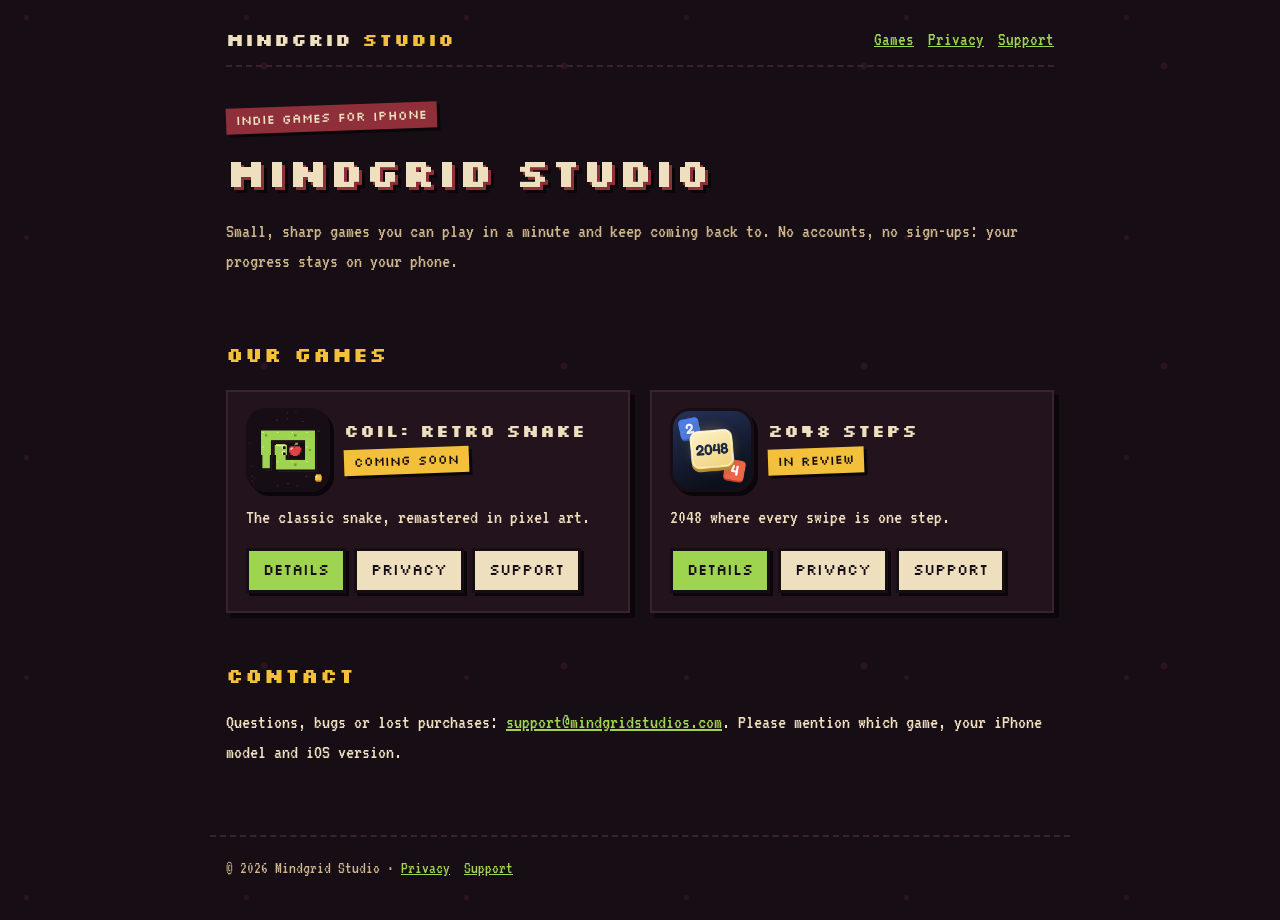
<file: index.html>
<!doctype html>
<html lang="en"><head><meta charset="utf-8"><meta name="viewport" content="width=device-width,initial-scale=1">
<title>Mindgrid Studio</title>
<meta name="description" content="Mindgrid Studio makes small retro games for iPhone: Coil: Retro Snake and 2048 Steps. Privacy policies, support and pricing for every game.">
<link rel="icon" href="/img/coil.png">
<link rel="preconnect" href="https://fonts.googleapis.com"><link href="https://fonts.googleapis.com/css2?family=Silkscreen:wght@400;700&family=VT323&display=swap" rel="stylesheet">
<link rel="stylesheet" href="/style.css"></head>
<body><main>
<header class="top"><a class="logo" href="/">MINDGRID <b>STUDIO</b></a>
<nav><a href="/#games">Games</a><a href="/privacy.html">Privacy</a><a href="/support.html">Support</a></nav></header>

<section class="hero">
<span class="tag">INDIE GAMES FOR IPHONE</span>
<h1>MINDGRID STUDIO</h1>
<p class="muted">Small, sharp games you can play in a minute and keep coming back to. No accounts, no sign-ups: your progress stays on your phone.</p>
</section>

<h2 id="games">OUR GAMES</h2>
<div class="grid">
<div class="card game">
<div class="head"><img src="/img/coil.png" alt="Coil app icon"><div><h3>COIL: RETRO SNAKE</h3><span class="tag gold">COMING SOON</span></div></div>
<p>The classic snake, remastered in pixel art.</p>
<div><a class="btn" href="/coil/">Details</a><a class="btn alt" href="/coil/privacy.html">Privacy</a><a class="btn alt" href="/coil/support.html">Support</a></div>
</div>
<div class="card game">
<div class="head"><img src="/img/2048.png" alt="2048 Steps app icon"><div><h3>2048 STEPS</h3><span class="tag gold">IN REVIEW</span></div></div>
<p>2048 where every swipe is one step.</p>
<div><a class="btn" href="/2048/">Details</a><a class="btn alt" href="/2048/privacy.html">Privacy</a><a class="btn alt" href="/2048/support.html">Support</a></div>
</div>
</div>

<h2>CONTACT</h2>
<p>Questions, bugs or lost purchases: <a href="mailto:support@mindgridstudios.com">support@mindgridstudios.com</a>. Please mention which game, your iPhone model and iOS version.</p>
</main>
<footer>© 2026 Mindgrid Studio · <a href="/privacy.html">Privacy</a><a href="/support.html">Support</a></footer>
</body></html>
</file>
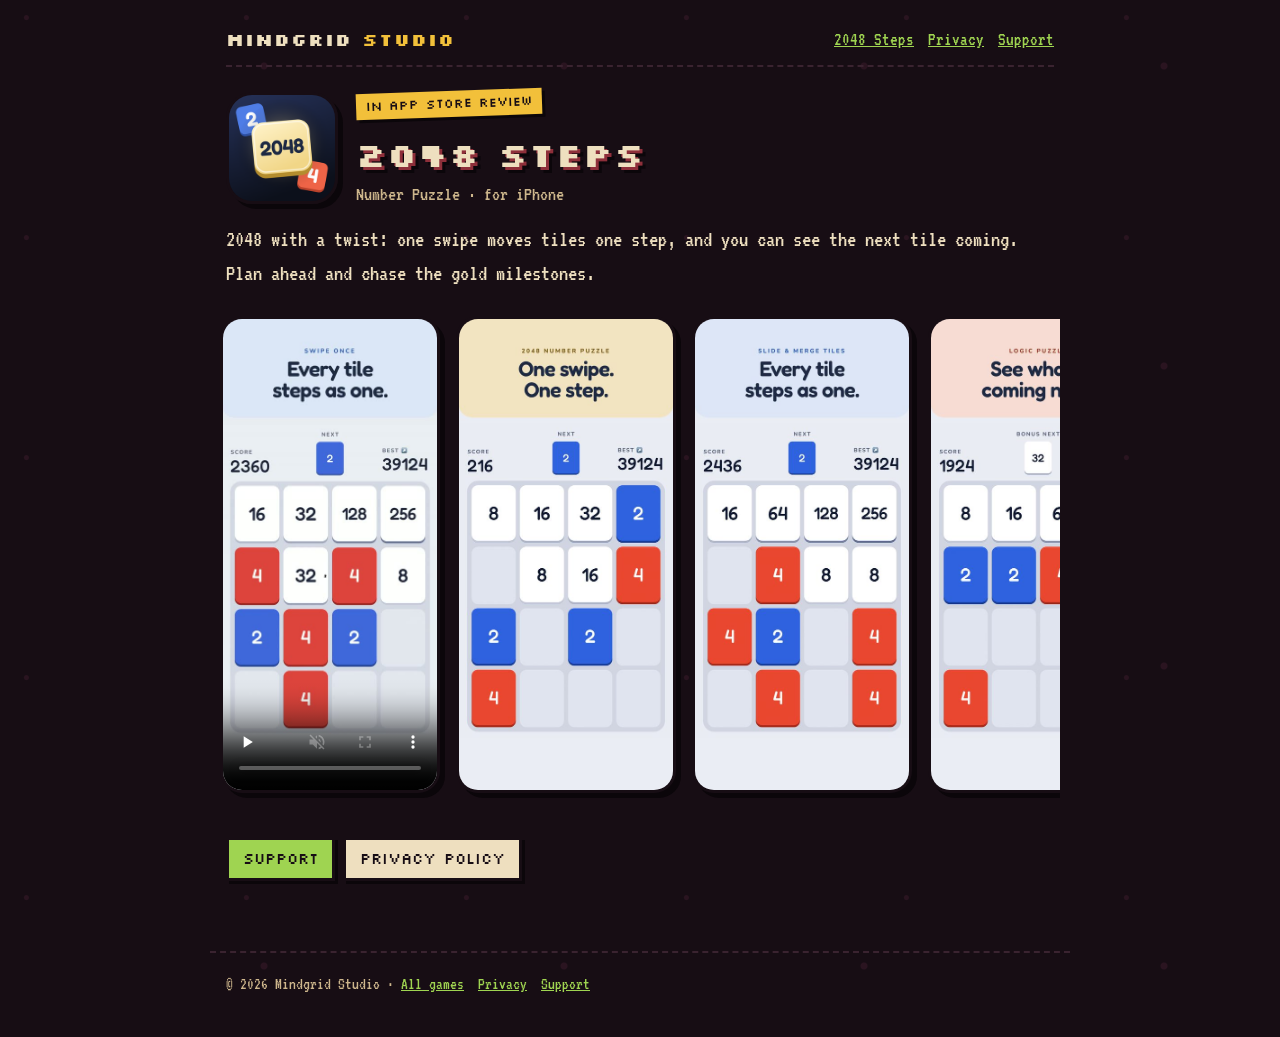
<file: 2048/index.html>
<!doctype html>
<html lang="en"><head><meta charset="utf-8"><meta name="viewport" content="width=device-width,initial-scale=1">
<title>2048 Steps: Number Puzzle</title>
<link rel="icon" href="/img/2048.png">
<link rel="preconnect" href="https://fonts.googleapis.com"><link href="https://fonts.googleapis.com/css2?family=Silkscreen:wght@400;700&family=VT323&display=swap" rel="stylesheet">
<link rel="stylesheet" href="/style.css"></head>
<body><main>
<header class="top"><a class="logo" href="/">MINDGRID <b>STUDIO</b></a>
<nav><a href="/2048/">2048 Steps</a><a href="/2048/privacy.html">Privacy</a><a href="/2048/support.html">Support</a></nav></header>

<div class="gamehead"><img class="appicon" src="/img/2048.png" alt="2048 Steps app icon"><div><span class="tag gold">IN APP STORE REVIEW</span><h1>2048 STEPS</h1><p class="muted" style="margin:0">Number Puzzle · for iPhone</p></div></div>
<p class="lead">2048 with a twist: one swipe moves tiles one step, and you can see the next tile coming. Plan ahead and chase the gold milestones.</p>

<div class="media" aria-label="Preview video and screenshots">
<video src="/media/2048/preview.mp4" poster="/media/2048/poster.jpg" controls playsinline muted preload="none" aria-label="2048 Steps preview video"></video><img src="/media/2048/shot1.jpg" alt="2048 Steps screenshot 1" loading="lazy"><img src="/media/2048/shot2.jpg" alt="2048 Steps screenshot 2" loading="lazy"><img src="/media/2048/shot3.jpg" alt="2048 Steps screenshot 3" loading="lazy"><img src="/media/2048/shot4.jpg" alt="2048 Steps screenshot 4" loading="lazy"><img src="/media/2048/shot5.jpg" alt="2048 Steps screenshot 5" loading="lazy">
</div>


<p><a class="btn" href="/2048/support.html">Support</a><a class="btn alt" href="/2048/privacy.html">Privacy policy</a></p>
</main>
<footer>© 2026 Mindgrid Studio · <a href="/">All games</a><a href="/privacy.html">Privacy</a><a href="/support.html">Support</a></footer>
</body></html>
</file>
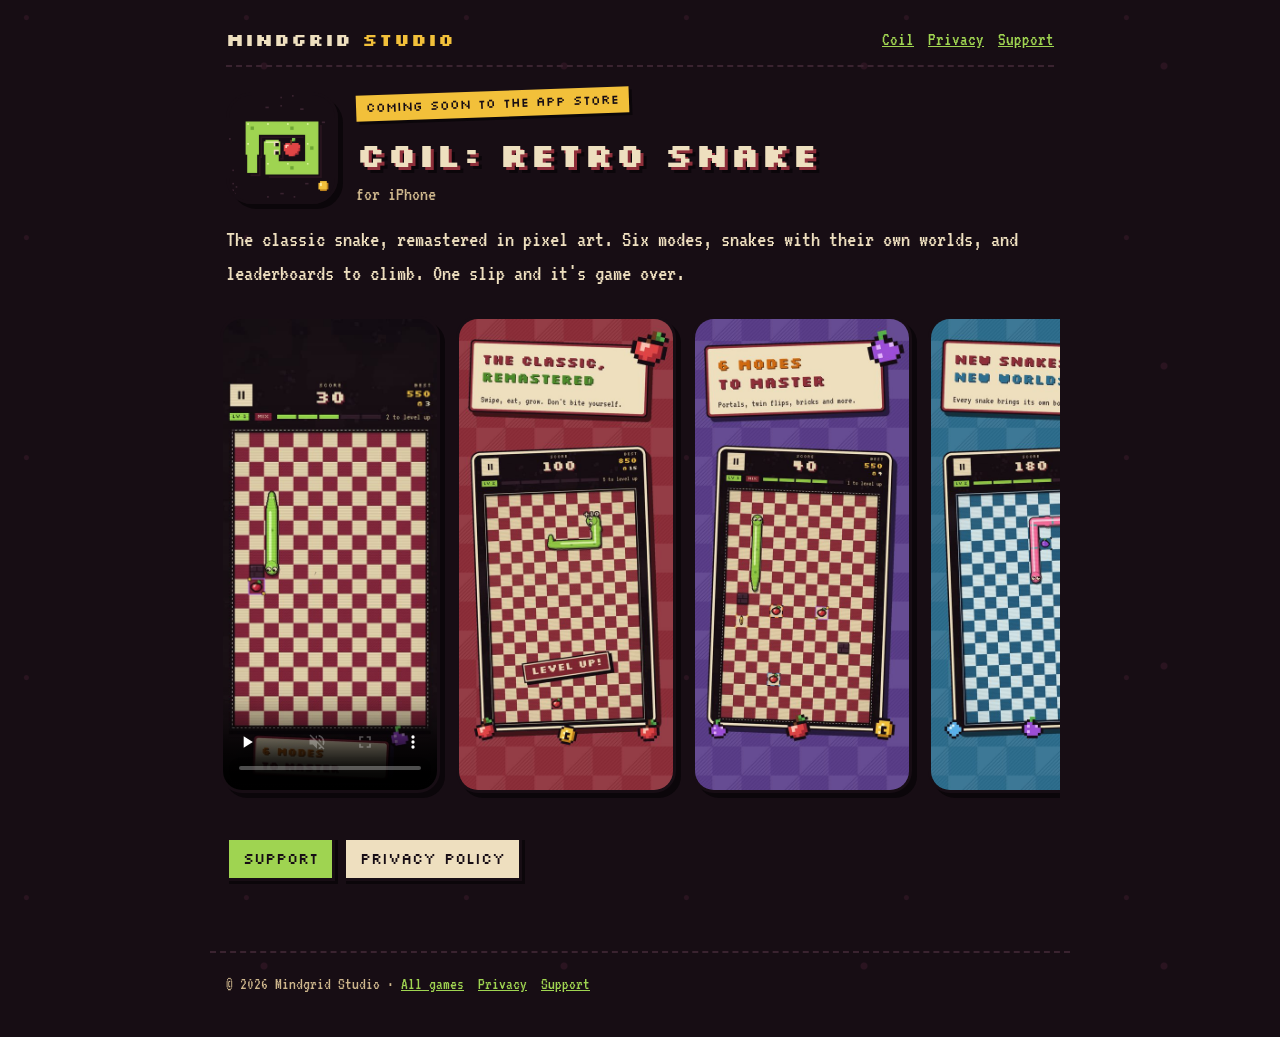
<file: coil/index.html>
<!doctype html>
<html lang="en"><head><meta charset="utf-8"><meta name="viewport" content="width=device-width,initial-scale=1">
<title>Coil: Retro Snake</title>
<link rel="icon" href="/img/coil.png">
<link rel="preconnect" href="https://fonts.googleapis.com"><link href="https://fonts.googleapis.com/css2?family=Silkscreen:wght@400;700&family=VT323&display=swap" rel="stylesheet">
<link rel="stylesheet" href="/style.css"></head>
<body><main>
<header class="top"><a class="logo" href="/">MINDGRID <b>STUDIO</b></a>
<nav><a href="/coil/">Coil</a><a href="/coil/privacy.html">Privacy</a><a href="/coil/support.html">Support</a></nav></header>

<div class="gamehead"><img class="appicon" src="/img/coil.png" alt="Coil: Retro Snake app icon"><div><span class="tag gold">COMING SOON TO THE APP STORE</span><h1>COIL: RETRO SNAKE</h1><p class="muted" style="margin:0">for iPhone</p></div></div>
<p class="lead">The classic snake, remastered in pixel art. Six modes, snakes with their own worlds, and leaderboards to climb. One slip and it's game over.</p>

<div class="media" aria-label="Preview video and screenshots">
<video src="/media/coil/preview.mp4" poster="/media/coil/poster.jpg" controls playsinline muted preload="none" aria-label="Coil: Retro Snake preview video"></video><img src="/media/coil/shot1.jpg" alt="Coil screenshot 1" loading="lazy"><img src="/media/coil/shot2.jpg" alt="Coil screenshot 2" loading="lazy"><img src="/media/coil/shot3.jpg" alt="Coil screenshot 3" loading="lazy"><img src="/media/coil/shot4.jpg" alt="Coil screenshot 4" loading="lazy"><img src="/media/coil/shot5.jpg" alt="Coil screenshot 5" loading="lazy"><img src="/media/coil/shot6.jpg" alt="Coil screenshot 6" loading="lazy"><img src="/media/coil/shot7.jpg" alt="Coil screenshot 7" loading="lazy"><img src="/media/coil/shot8.jpg" alt="Coil screenshot 8" loading="lazy">
</div>


<p><a class="btn" href="/coil/support.html">Support</a><a class="btn alt" href="/coil/privacy.html">Privacy policy</a></p>
</main>
<footer>© 2026 Mindgrid Studio · <a href="/">All games</a><a href="/privacy.html">Privacy</a><a href="/support.html">Support</a></footer>
</body></html>
</file>
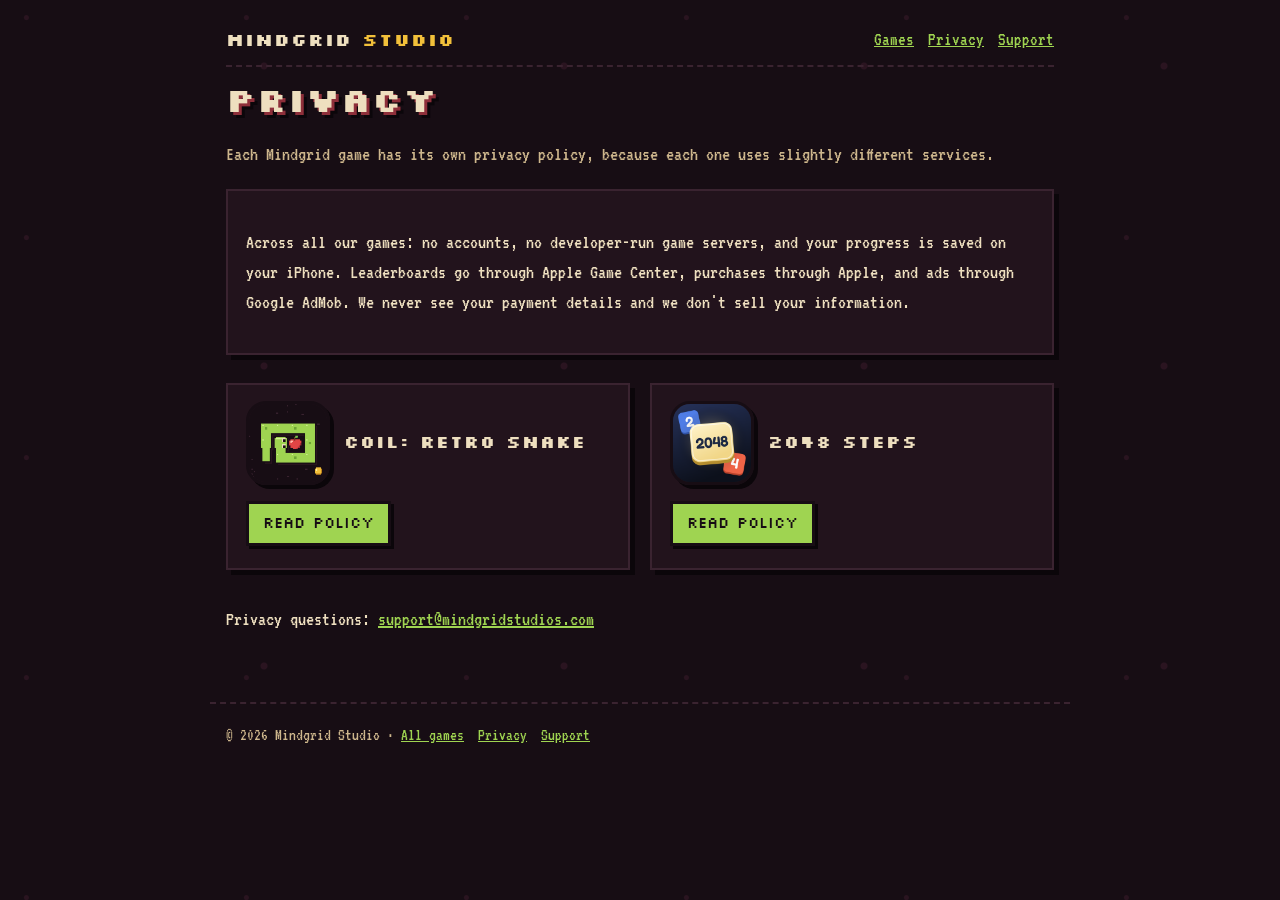
<file: privacy.html>
<!doctype html>
<html lang="en"><head><meta charset="utf-8"><meta name="viewport" content="width=device-width,initial-scale=1">
<title>Privacy · Mindgrid Studio</title>
<link rel="icon" href="/img/coil.png">
<link rel="preconnect" href="https://fonts.googleapis.com"><link href="https://fonts.googleapis.com/css2?family=Silkscreen:wght@400;700&family=VT323&display=swap" rel="stylesheet">
<link rel="stylesheet" href="/style.css"></head>
<body><main>
<header class="top"><a class="logo" href="/">MINDGRID <b>STUDIO</b></a>
<nav><a href="/#games">Games</a><a href="/privacy.html">Privacy</a><a href="/support.html">Support</a></nav></header>

<h1>PRIVACY</h1>
<p class="muted">Each Mindgrid game has its own privacy policy, because each one uses slightly different services.</p>
<div class="card">
<p>Across all our games: no accounts, no developer-run game servers, and your progress is saved on your iPhone. Leaderboards go through Apple Game Center, purchases through Apple, and ads through Google AdMob. We never see your payment details and we don't sell your information.</p>
</div>
<div class="grid">
<div class="card game"><div class="head"><img src="/img/coil.png" alt="Coil app icon"><div><h3>COIL: RETRO SNAKE</h3></div></div><p><a class="btn" href="/coil/privacy.html">Read policy</a></p></div>
<div class="card game"><div class="head"><img src="/img/2048.png" alt="2048 Steps app icon"><div><h3>2048 STEPS</h3></div></div><p><a class="btn" href="/2048/privacy.html">Read policy</a></p></div>
</div>
<p>Privacy questions: <a href="mailto:support@mindgridstudios.com?subject=Privacy">support@mindgridstudios.com</a></p>
</main>
<footer>© 2026 Mindgrid Studio · <a href="/">All games</a><a href="/privacy.html">Privacy</a><a href="/support.html">Support</a></footer>
</body></html>
</file>
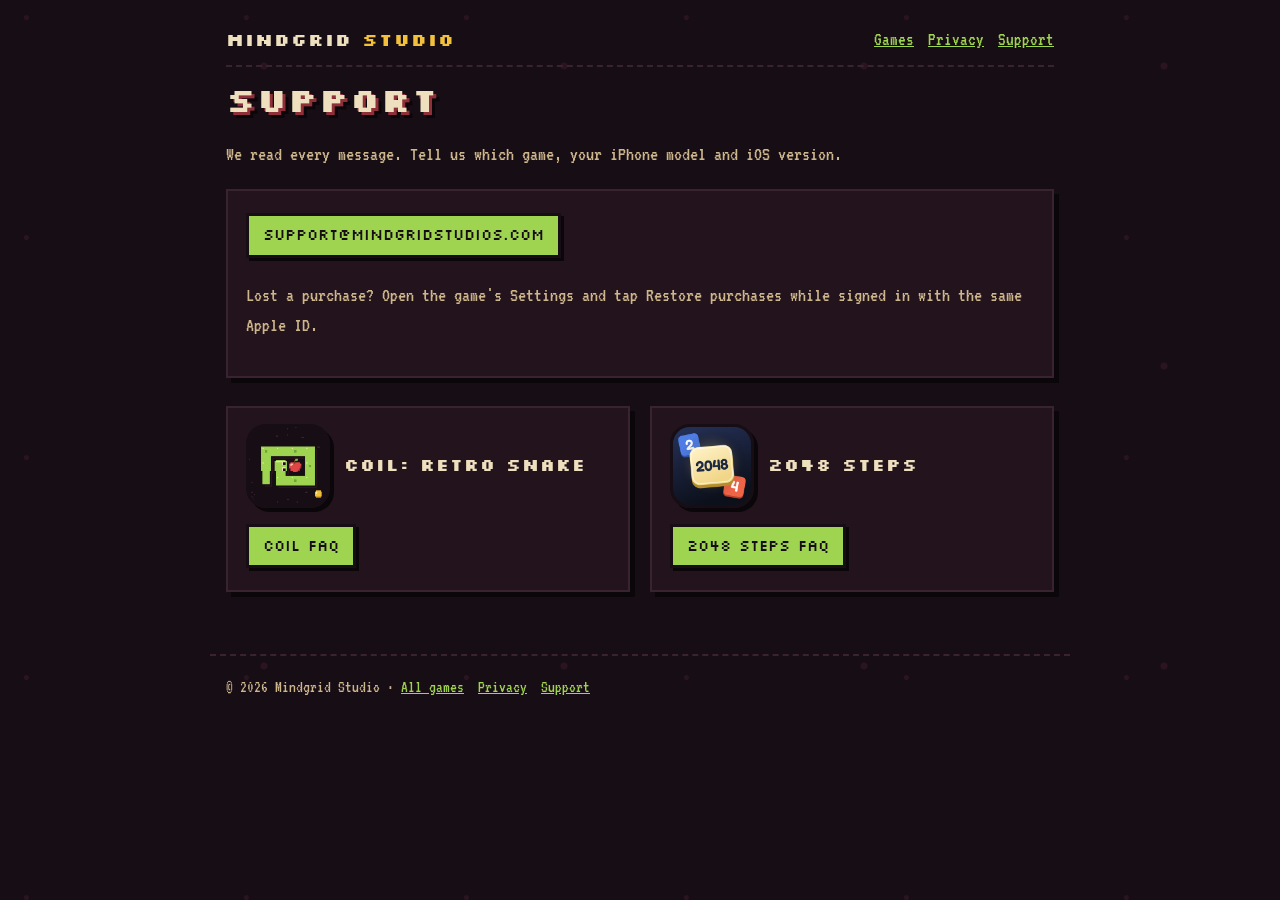
<file: support.html>
<!doctype html>
<html lang="en"><head><meta charset="utf-8"><meta name="viewport" content="width=device-width,initial-scale=1">
<title>Support · Mindgrid Studio</title>
<link rel="icon" href="/img/coil.png">
<link rel="preconnect" href="https://fonts.googleapis.com"><link href="https://fonts.googleapis.com/css2?family=Silkscreen:wght@400;700&family=VT323&display=swap" rel="stylesheet">
<link rel="stylesheet" href="/style.css"></head>
<body><main>
<header class="top"><a class="logo" href="/">MINDGRID <b>STUDIO</b></a>
<nav><a href="/#games">Games</a><a href="/privacy.html">Privacy</a><a href="/support.html">Support</a></nav></header>

<h1>SUPPORT</h1>
<p class="muted">We read every message. Tell us which game, your iPhone model and iOS version.</p>
<div class="card">
<a class="btn" href="mailto:support@mindgridstudios.com?subject=Support">support@mindgridstudios.com</a>
<p class="muted">Lost a purchase? Open the game's Settings and tap Restore purchases while signed in with the same Apple ID.</p>
</div>
<div class="grid">
<div class="card game"><div class="head"><img src="/img/coil.png" alt="Coil app icon"><div><h3>COIL: RETRO SNAKE</h3></div></div><p><a class="btn" href="/coil/support.html">Coil FAQ</a></p></div>
<div class="card game"><div class="head"><img src="/img/2048.png" alt="2048 Steps app icon"><div><h3>2048 STEPS</h3></div></div><p><a class="btn" href="/2048/support.html">2048 Steps FAQ</a></p></div>
</div>
</main>
<footer>© 2026 Mindgrid Studio · <a href="/">All games</a><a href="/privacy.html">Privacy</a><a href="/support.html">Support</a></footer>
</body></html>
</file>
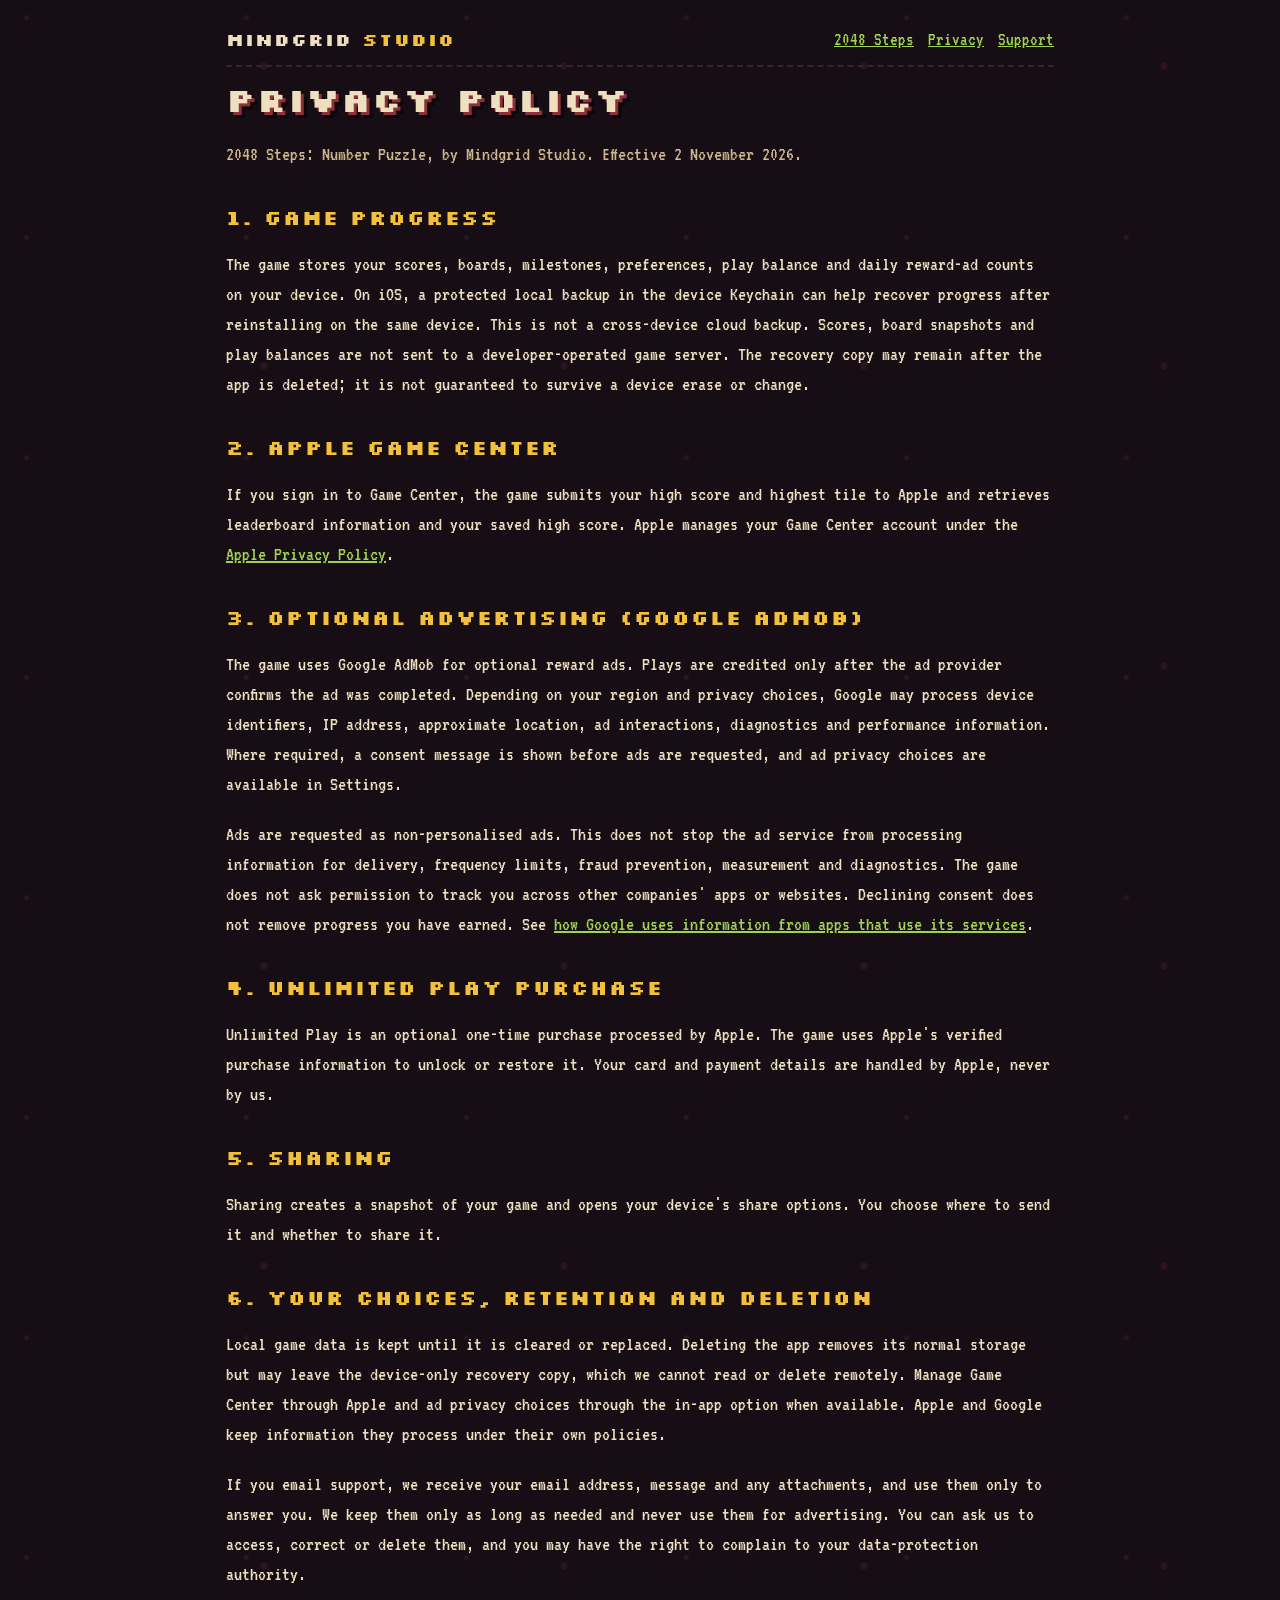
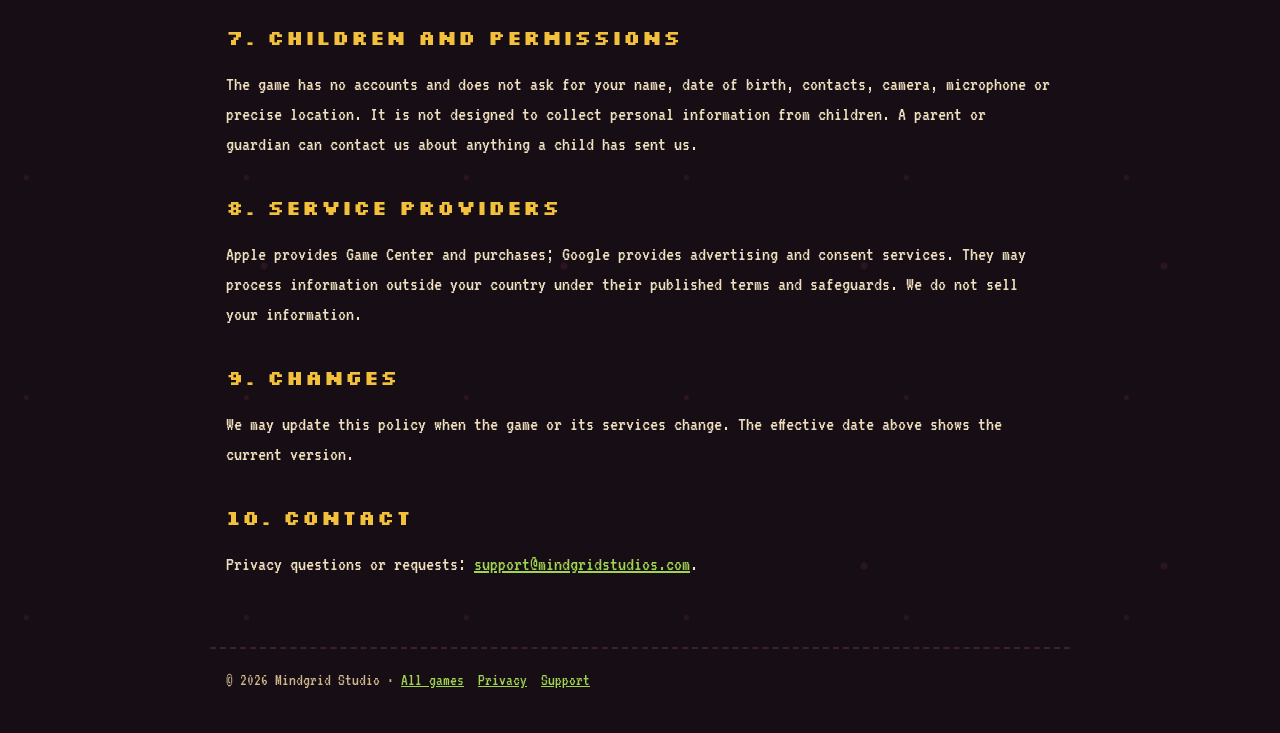
<file: 2048/privacy.html>
<!doctype html>
<html lang="en"><head><meta charset="utf-8"><meta name="viewport" content="width=device-width,initial-scale=1">
<title>2048 Steps Privacy Policy</title>
<link rel="icon" href="/img/2048.png">
<link rel="preconnect" href="https://fonts.googleapis.com"><link href="https://fonts.googleapis.com/css2?family=Silkscreen:wght@400;700&family=VT323&display=swap" rel="stylesheet">
<link rel="stylesheet" href="/style.css"></head>
<body><main>
<header class="top"><a class="logo" href="/">MINDGRID <b>STUDIO</b></a>
<nav><a href="/2048/">2048 Steps</a><a href="/2048/privacy.html">Privacy</a><a href="/2048/support.html">Support</a></nav></header>

<h1>PRIVACY POLICY</h1>
<p class="muted">2048 Steps: Number Puzzle, by Mindgrid Studio. Effective 2 November 2026.</p>

<h2>1. GAME PROGRESS</h2>
<p>The game stores your scores, boards, milestones, preferences, play balance and daily reward-ad counts on your device. On iOS, a protected local backup in the device Keychain can help recover progress after reinstalling on the same device. This is not a cross-device cloud backup. Scores, board snapshots and play balances are not sent to a developer-operated game server. The recovery copy may remain after the app is deleted; it is not guaranteed to survive a device erase or change.</p>

<h2>2. APPLE GAME CENTER</h2>
<p>If you sign in to Game Center, the game submits your high score and highest tile to Apple and retrieves leaderboard information and your saved high score. Apple manages your Game Center account under the <a href="https://www.apple.com/legal/privacy/">Apple Privacy Policy</a>.</p>

<h2>3. OPTIONAL ADVERTISING (GOOGLE ADMOB)</h2>
<p>The game uses Google AdMob for optional reward ads. Plays are credited only after the ad provider confirms the ad was completed. Depending on your region and privacy choices, Google may process device identifiers, IP address, approximate location, ad interactions, diagnostics and performance information. Where required, a consent message is shown before ads are requested, and ad privacy choices are available in Settings.</p>
<p>Ads are requested as non-personalised ads. This does not stop the ad service from processing information for delivery, frequency limits, fraud prevention, measurement and diagnostics. The game does not ask permission to track you across other companies' apps or websites. Declining consent does not remove progress you have earned. See <a href="https://policies.google.com/technologies/partner-sites">how Google uses information from apps that use its services</a>.</p>

<h2>4. UNLIMITED PLAY PURCHASE</h2>
<p>Unlimited Play is an optional one-time purchase processed by Apple. The game uses Apple's verified purchase information to unlock or restore it. Your card and payment details are handled by Apple, never by us.</p>

<h2>5. SHARING</h2>
<p>Sharing creates a snapshot of your game and opens your device's share options. You choose where to send it and whether to share it.</p>

<h2>6. YOUR CHOICES, RETENTION AND DELETION</h2>
<p>Local game data is kept until it is cleared or replaced. Deleting the app removes its normal storage but may leave the device-only recovery copy, which we cannot read or delete remotely. Manage Game Center through Apple and ad privacy choices through the in-app option when available. Apple and Google keep information they process under their own policies.</p>
<p>If you email support, we receive your email address, message and any attachments, and use them only to answer you. We keep them only as long as needed and never use them for advertising. You can ask us to access, correct or delete them, and you may have the right to complain to your data-protection authority.</p>

<h2>7. CHILDREN AND PERMISSIONS</h2>
<p>The game has no accounts and does not ask for your name, date of birth, contacts, camera, microphone or precise location. It is not designed to collect personal information from children. A parent or guardian can contact us about anything a child has sent us.</p>

<h2>8. SERVICE PROVIDERS</h2>
<p>Apple provides Game Center and purchases; Google provides advertising and consent services. They may process information outside your country under their published terms and safeguards. We do not sell your information.</p>

<h2>9. CHANGES</h2>
<p>We may update this policy when the game or its services change. The effective date above shows the current version.</p>

<h2>10. CONTACT</h2>
<p>Privacy questions or requests: <a href="mailto:support@mindgridstudios.com?subject=2048%20Steps">support@mindgridstudios.com</a>.</p>
</main>
<footer>© 2026 Mindgrid Studio · <a href="/">All games</a><a href="/privacy.html">Privacy</a><a href="/support.html">Support</a></footer>
</body></html>
</file>
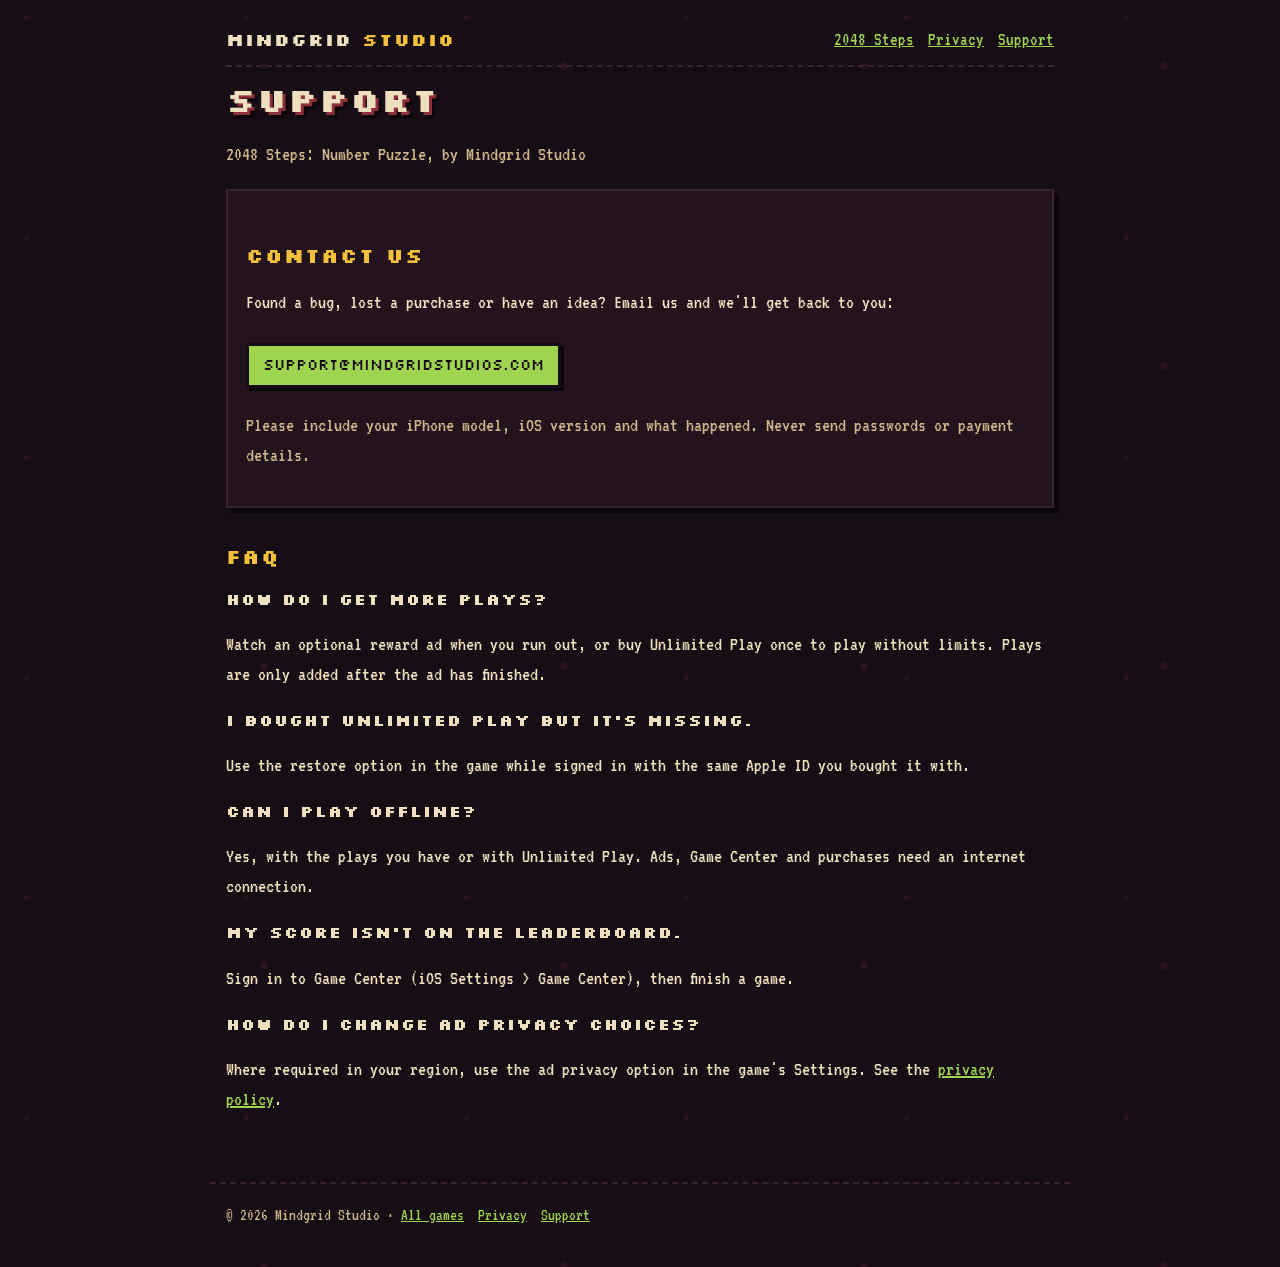
<file: 2048/support.html>
<!doctype html>
<html lang="en"><head><meta charset="utf-8"><meta name="viewport" content="width=device-width,initial-scale=1">
<title>2048 Steps Support</title>
<link rel="icon" href="/img/2048.png">
<link rel="preconnect" href="https://fonts.googleapis.com"><link href="https://fonts.googleapis.com/css2?family=Silkscreen:wght@400;700&family=VT323&display=swap" rel="stylesheet">
<link rel="stylesheet" href="/style.css"></head>
<body><main>
<header class="top"><a class="logo" href="/">MINDGRID <b>STUDIO</b></a>
<nav><a href="/2048/">2048 Steps</a><a href="/2048/privacy.html">Privacy</a><a href="/2048/support.html">Support</a></nav></header>

<h1>SUPPORT</h1>
<p class="muted">2048 Steps: Number Puzzle, by Mindgrid Studio</p>

<div class="card">
<h2>CONTACT US</h2>
<p>Found a bug, lost a purchase or have an idea? Email us and we'll get back to you:</p>
<a class="btn" href="mailto:support@mindgridstudios.com?subject=2048%20Steps%20support">support@mindgridstudios.com</a>
<p class="muted">Please include your iPhone model, iOS version and what happened. Never send passwords or payment details.</p>
</div>

<h2>FAQ</h2>
<h3>How do I get more plays?</h3>
<p>Watch an optional reward ad when you run out, or buy Unlimited Play once to play without limits. Plays are only added after the ad has finished.</p>
<h3>I bought Unlimited Play but it's missing.</h3>
<p>Use the restore option in the game while signed in with the same Apple ID you bought it with.</p>
<h3>Can I play offline?</h3>
<p>Yes, with the plays you have or with Unlimited Play. Ads, Game Center and purchases need an internet connection.</p>
<h3>My score isn't on the leaderboard.</h3>
<p>Sign in to Game Center (iOS Settings &gt; Game Center), then finish a game.</p>
<h3>How do I change ad privacy choices?</h3>
<p>Where required in your region, use the ad privacy option in the game's Settings. See the <a href="/2048/privacy.html">privacy policy</a>.</p>
</main>
<footer>© 2026 Mindgrid Studio · <a href="/">All games</a><a href="/privacy.html">Privacy</a><a href="/support.html">Support</a></footer>
</body></html>
</file>
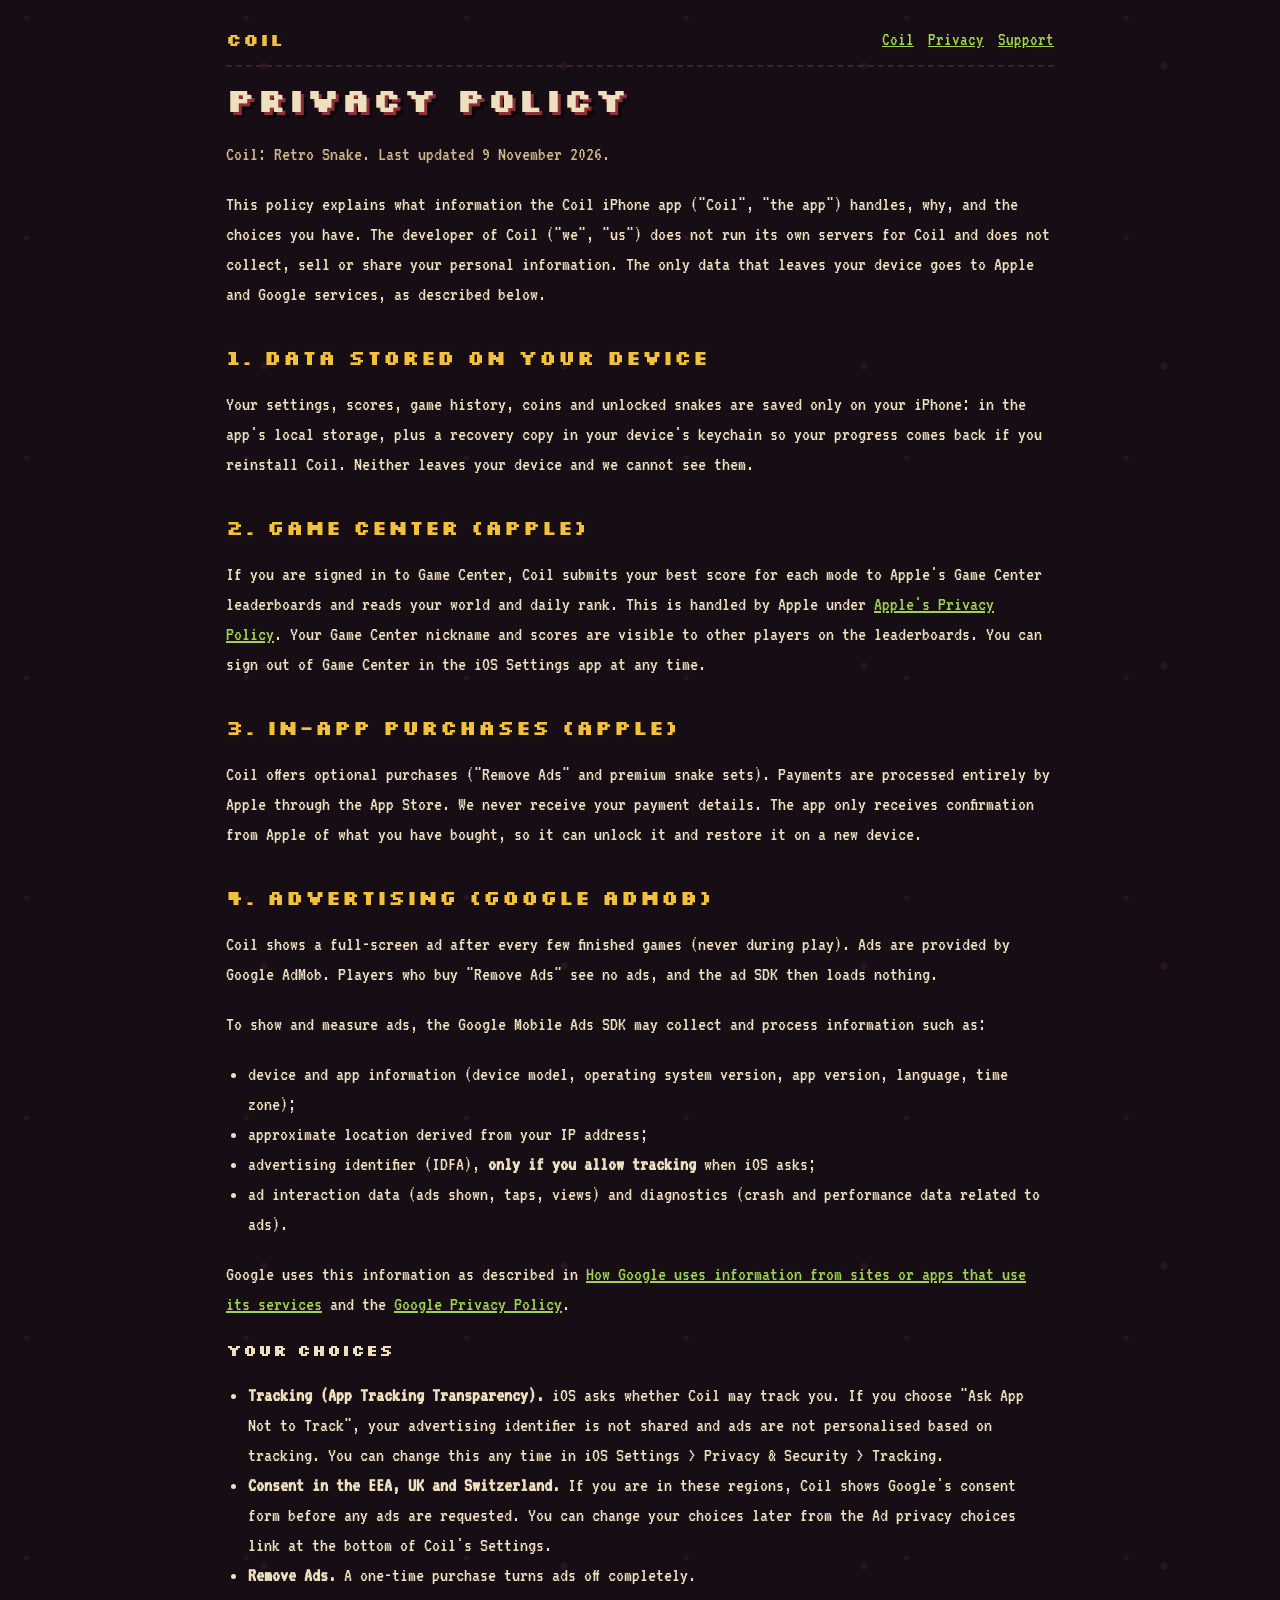
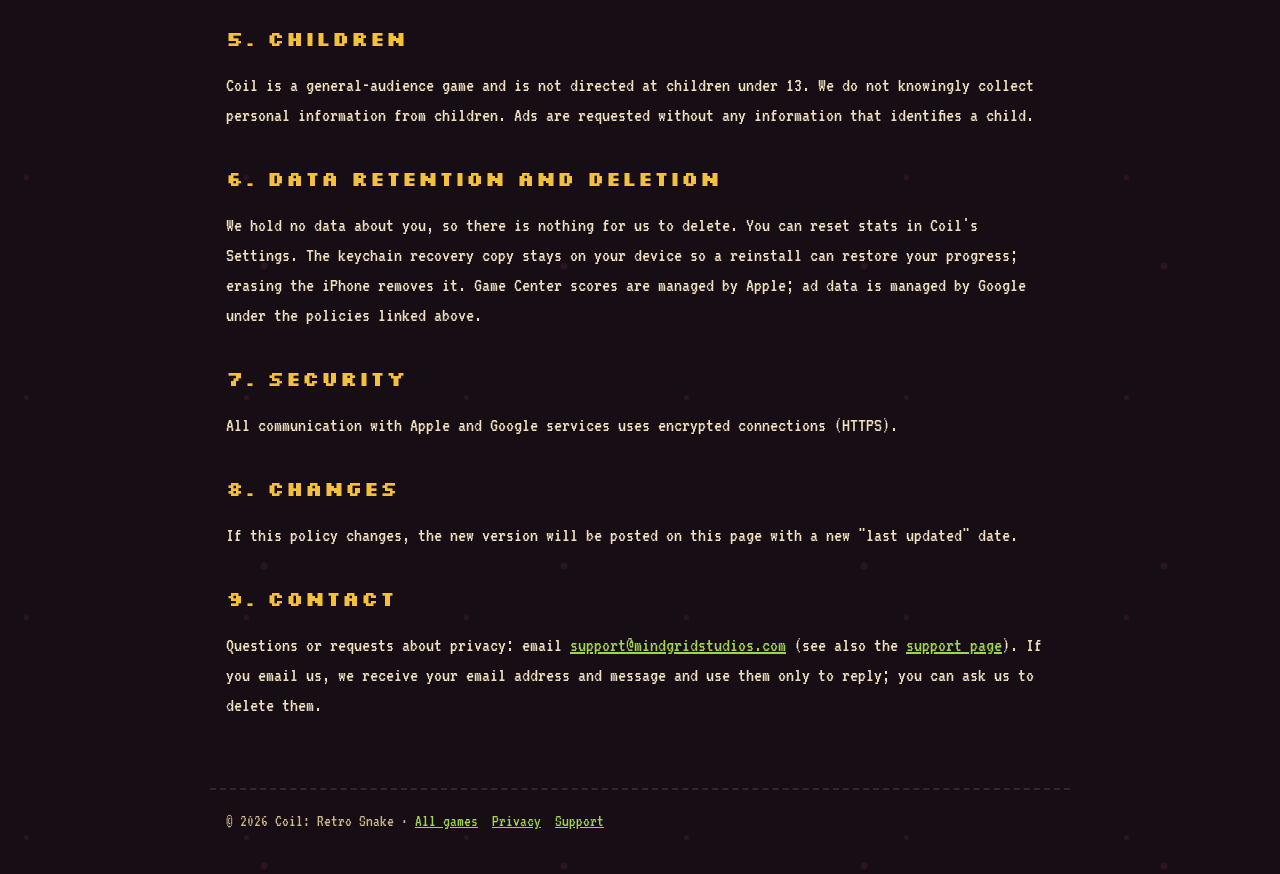
<file: coil/privacy.html>
<!doctype html>
<html lang="en"><head><meta charset="utf-8"><meta name="viewport" content="width=device-width,initial-scale=1">
<title>Coil Privacy Policy</title>
<link rel="icon" href="/img/coil.png">
<link rel="preconnect" href="https://fonts.googleapis.com"><link href="https://fonts.googleapis.com/css2?family=Silkscreen:wght@400;700&family=VT323&display=swap" rel="stylesheet">
<link rel="stylesheet" href="/style.css"></head>
<body><main>
<header class="top"><a class="logo" href="/coil/"><b>COIL</b></a>
<nav><a href="/coil/">Coil</a><a href="/coil/privacy.html">Privacy</a><a href="/coil/support.html">Support</a></nav></header>

<h1>PRIVACY POLICY</h1>
<p class="muted">Coil: Retro Snake. Last updated 9 November 2026.</p>

<p>This policy explains what information the Coil iPhone app ("Coil", "the app") handles, why, and the choices you have. The developer of Coil ("we", "us") does not run its own servers for Coil and does not collect, sell or share your personal information. The only data that leaves your device goes to Apple and Google services, as described below.</p>

<h2>1. DATA STORED ON YOUR DEVICE</h2>
<p>Your settings, scores, game history, coins and unlocked snakes are saved only on your iPhone: in the app's local storage, plus a recovery copy in your device's keychain so your progress comes back if you reinstall Coil. Neither leaves your device and we cannot see them.</p>

<h2>2. GAME CENTER (APPLE)</h2>
<p>If you are signed in to Game Center, Coil submits your best score for each mode to Apple's Game Center leaderboards and reads your world and daily rank. This is handled by Apple under <a href="https://www.apple.com/legal/privacy/">Apple's Privacy Policy</a>. Your Game Center nickname and scores are visible to other players on the leaderboards. You can sign out of Game Center in the iOS Settings app at any time.</p>

<h2>3. IN-APP PURCHASES (APPLE)</h2>
<p>Coil offers optional purchases ("Remove Ads" and premium snake sets). Payments are processed entirely by Apple through the App Store. We never receive your payment details. The app only receives confirmation from Apple of what you have bought, so it can unlock it and restore it on a new device.</p>

<h2>4. ADVERTISING (GOOGLE ADMOB)</h2>
<p>Coil shows a full-screen ad after every few finished games (never during play). Ads are provided by Google AdMob. Players who buy "Remove Ads" see no ads, and the ad SDK then loads nothing.</p>
<p>To show and measure ads, the Google Mobile Ads SDK may collect and process information such as:</p>
<ul>
<li>device and app information (device model, operating system version, app version, language, time zone);</li>
<li>approximate location derived from your IP address;</li>
<li>advertising identifier (IDFA), <strong>only if you allow tracking</strong> when iOS asks;</li>
<li>ad interaction data (ads shown, taps, views) and diagnostics (crash and performance data related to ads).</li>
</ul>
<p>Google uses this information as described in <a href="https://policies.google.com/technologies/partner-sites">How Google uses information from sites or apps that use its services</a> and the <a href="https://policies.google.com/privacy">Google Privacy Policy</a>.</p>

<h3>Your choices</h3>
<ul>
<li><strong>Tracking (App Tracking Transparency).</strong> iOS asks whether Coil may track you. If you choose "Ask App Not to Track", your advertising identifier is not shared and ads are not personalised based on tracking. You can change this any time in iOS Settings &gt; Privacy &amp; Security &gt; Tracking.</li>
<li><strong>Consent in the EEA, UK and Switzerland.</strong> If you are in these regions, Coil shows Google's consent form before any ads are requested. You can change your choices later from the Ad privacy choices link at the bottom of Coil's Settings.</li>
<li><strong>Remove Ads.</strong> A one-time purchase turns ads off completely.</li>
</ul>

<h2>5. CHILDREN</h2>
<p>Coil is a general-audience game and is not directed at children under 13. We do not knowingly collect personal information from children. Ads are requested without any information that identifies a child.</p>

<h2>6. DATA RETENTION AND DELETION</h2>
<p>We hold no data about you, so there is nothing for us to delete. You can reset stats in Coil's Settings. The keychain recovery copy stays on your device so a reinstall can restore your progress; erasing the iPhone removes it. Game Center scores are managed by Apple; ad data is managed by Google under the policies linked above.</p>

<h2>7. SECURITY</h2>
<p>All communication with Apple and Google services uses encrypted connections (HTTPS).</p>

<h2>8. CHANGES</h2>
<p>If this policy changes, the new version will be posted on this page with a new "last updated" date.</p>

<h2>9. CONTACT</h2>
<p>Questions or requests about privacy: email <a href="mailto:support@mindgridstudios.com?subject=Coil%20privacy">support@mindgridstudios.com</a> (see also the <a href="/coil/support.html">support page</a>). If you email us, we receive your email address and message and use them only to reply; you can ask us to delete them.</p>
</main>
<footer>© 2026 Coil: Retro Snake · <a href="/">All games</a><a href="/privacy.html">Privacy</a><a href="/support.html">Support</a></footer>
</body></html>
</file>
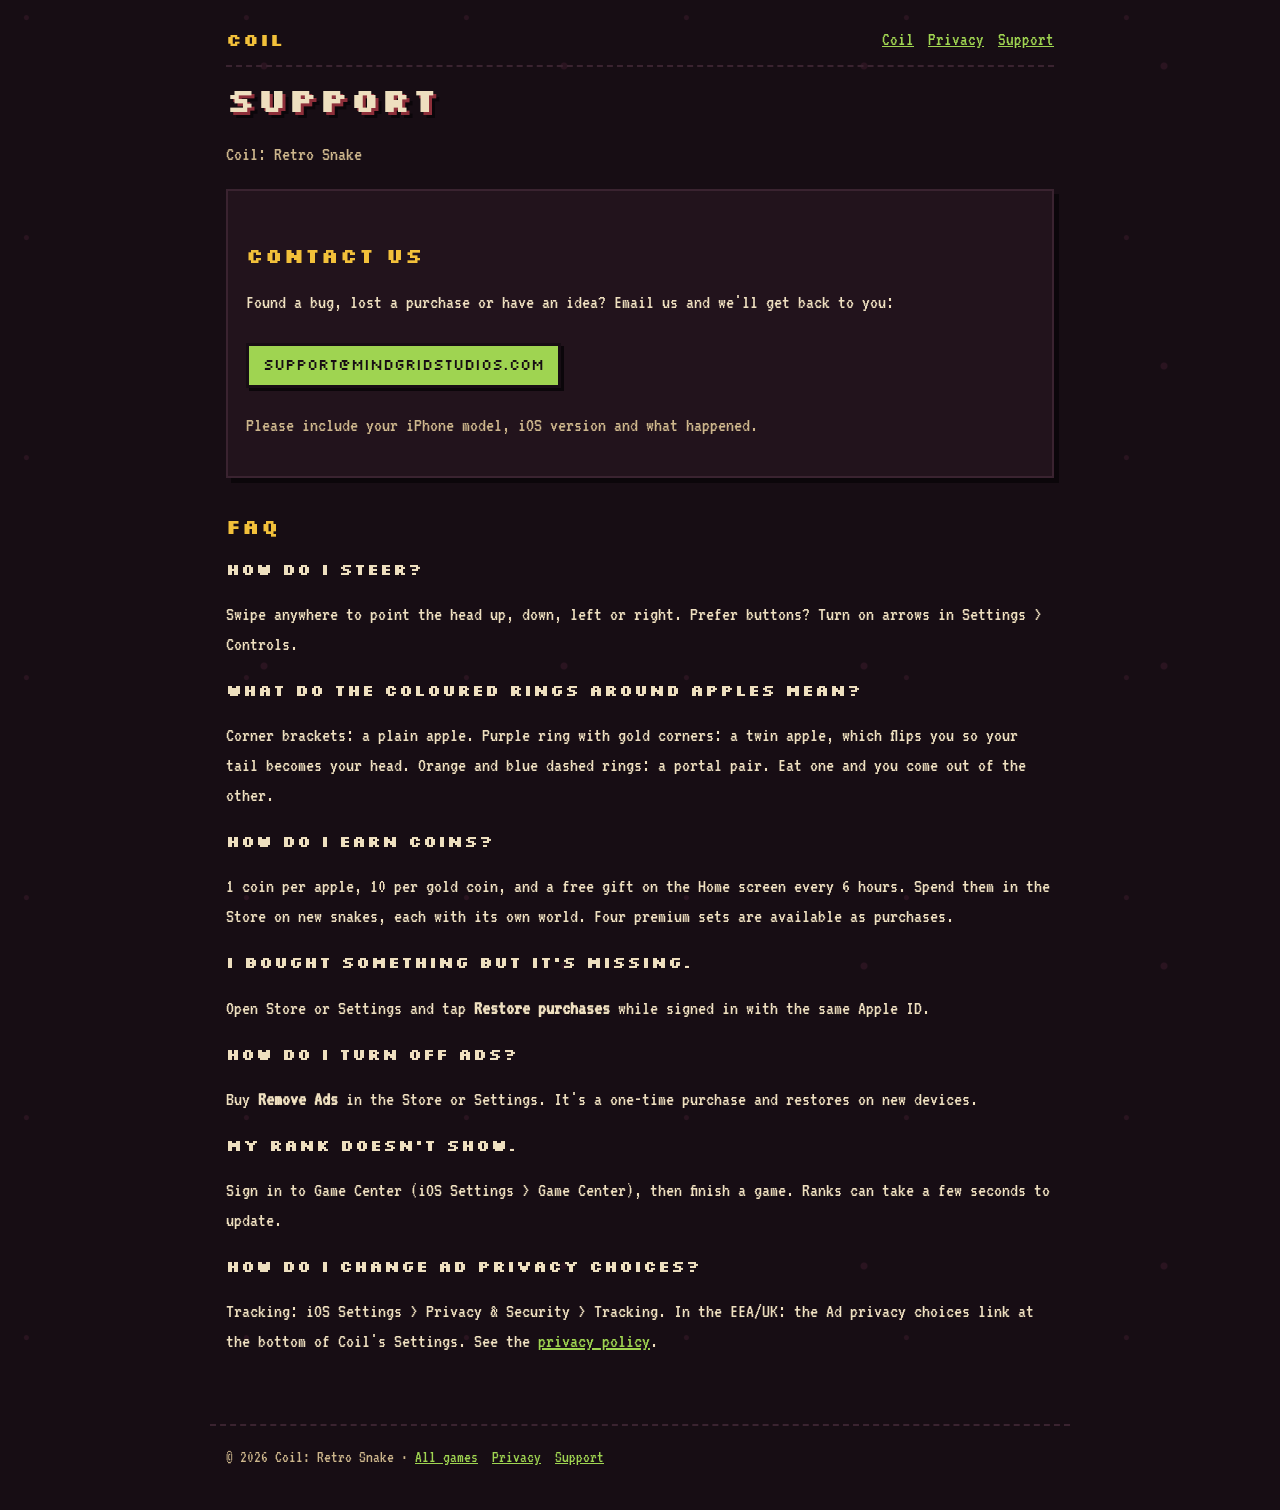
<file: coil/support.html>
<!doctype html>
<html lang="en"><head><meta charset="utf-8"><meta name="viewport" content="width=device-width,initial-scale=1">
<title>Coil Support</title>
<link rel="icon" href="/img/coil.png">
<link rel="preconnect" href="https://fonts.googleapis.com"><link href="https://fonts.googleapis.com/css2?family=Silkscreen:wght@400;700&family=VT323&display=swap" rel="stylesheet">
<link rel="stylesheet" href="/style.css"></head>
<body><main>
<header class="top"><a class="logo" href="/coil/"><b>COIL</b></a>
<nav><a href="/coil/">Coil</a><a href="/coil/privacy.html">Privacy</a><a href="/coil/support.html">Support</a></nav></header>

<h1>SUPPORT</h1>
<p class="muted">Coil: Retro Snake</p>

<div class="card">
<h2>CONTACT US</h2>
<p>Found a bug, lost a purchase or have an idea? Email us and we'll get back to you:</p>
<a class="btn" href="mailto:support@mindgridstudios.com?subject=Coil%20support">support@mindgridstudios.com</a>
<p class="muted">Please include your iPhone model, iOS version and what happened.</p>
</div>

<h2>FAQ</h2>
<h3>How do I steer?</h3>
<p>Swipe anywhere to point the head up, down, left or right. Prefer buttons? Turn on arrows in Settings &gt; Controls.</p>
<h3>What do the coloured rings around apples mean?</h3>
<p>Corner brackets: a plain apple. Purple ring with gold corners: a twin apple, which flips you so your tail becomes your head. Orange and blue dashed rings: a portal pair. Eat one and you come out of the other.</p>
<h3>How do I earn coins?</h3>
<p>1 coin per apple, 10 per gold coin, and a free gift on the Home screen every 6 hours. Spend them in the Store on new snakes, each with its own world. Four premium sets are available as purchases.</p>
<h3>I bought something but it's missing.</h3>
<p>Open Store or Settings and tap <strong>Restore purchases</strong> while signed in with the same Apple ID.</p>
<h3>How do I turn off ads?</h3>
<p>Buy <strong>Remove Ads</strong> in the Store or Settings. It's a one-time purchase and restores on new devices.</p>
<h3>My rank doesn't show.</h3>
<p>Sign in to Game Center (iOS Settings &gt; Game Center), then finish a game. Ranks can take a few seconds to update.</p>
<h3>How do I change ad privacy choices?</h3>
<p>Tracking: iOS Settings &gt; Privacy &amp; Security &gt; Tracking. In the EEA/UK: the Ad privacy choices link at the bottom of Coil's Settings. See the <a href="/coil/privacy.html">privacy policy</a>.</p>
</main>
<footer>© 2026 Coil: Retro Snake · <a href="/">All games</a><a href="/privacy.html">Privacy</a><a href="/support.html">Support</a></footer>
</body></html>
</file>
<file: style.css>
:root{--ink:#170d14;--ink2:#22131c;--ink3:#3a2330;--cream:#eedfbf;--cream2:#cdb68c;--maroon:#8e2f3a;--lime:#9fd451;--gold:#f2c03a;--shadow:#0b060a}
*{box-sizing:border-box}
html{-webkit-text-size-adjust:100%}
body{margin:0;background:var(--ink);color:var(--cream);font:20px/1.5 "VT323",ui-monospace,Menlo,Consolas,monospace;
  background-image:radial-gradient(circle at 12% 8%,#2a1420 0 2px,transparent 3px),radial-gradient(circle at 88% 22%,#2a1420 0 3px,transparent 4px);background-size:220px 220px,300px 300px}
main{max-width:860px;margin:0 auto;padding:24px 16px 48px}
h1,h2,h3,.pix{font-family:"Silkscreen",ui-monospace,monospace;font-weight:700;letter-spacing:1px;line-height:1.2}
h1{font-size:34px;margin:12px 0 4px;text-shadow:3px 3px 0 var(--maroon),6px 6px 0 var(--shadow);overflow-wrap:anywhere}
h2{font-size:20px;color:var(--gold);margin:36px 0 10px}
h3{font-size:16px;margin:22px 0 6px}
a{color:var(--lime)}a:hover{color:#e2f8b0}
p,li{color:var(--cream)}
ul{padding-left:22px}
.muted{color:var(--cream2)}
.small{font-size:17px}
.card{background:var(--ink2);border:2px solid var(--ink3);padding:16px 18px;margin:14px 0;box-shadow:5px 5px 0 var(--shadow)}
.btn{display:inline-block;background:var(--lime);color:var(--ink);text-decoration:none;font-family:"Silkscreen",monospace;font-size:15px;padding:8px 14px;border:3px solid var(--ink);box-shadow:3px 3px 0 var(--shadow);margin:6px 8px 2px 0}
.btn:hover{color:var(--ink);transform:translate(1px,1px);box-shadow:2px 2px 0 var(--shadow)}
.btn.alt{background:var(--cream)}
table{border-collapse:collapse;width:100%;margin:8px 0}td,th{border:2px solid var(--ink3);padding:6px 10px;text-align:left;vertical-align:top}
th{font-family:"Silkscreen",monospace;font-size:14px;color:var(--cream2);font-weight:400}
.top{display:flex;align-items:center;justify-content:space-between;gap:12px;flex-wrap:wrap;padding-bottom:10px;border-bottom:2px dashed var(--ink3)}
.logo{font-family:"Silkscreen",monospace;font-weight:700;font-size:18px;color:var(--cream);text-decoration:none;letter-spacing:1px}
.logo b{color:var(--gold)}
nav a{margin-left:14px;font-size:19px}
nav a:first-child{margin-left:0}
.hero{padding:34px 0 10px}
.hero h1{font-size:40px}
.tag{display:inline-block;background:var(--maroon);color:var(--cream);font-family:"Silkscreen",monospace;font-size:13px;padding:3px 10px;transform:rotate(-2deg);box-shadow:3px 3px 0 var(--shadow);margin:0 0 6px}
.tag.gold{background:var(--gold);color:var(--ink)}
.grid{display:grid;grid-template-columns:repeat(auto-fit,minmax(260px,1fr));gap:20px}
.game{display:flex;flex-direction:column;gap:6px}
.game .head{display:flex;gap:14px;align-items:center}
.game img{width:84px;height:84px;border-radius:20px;border:3px solid var(--ink);box-shadow:4px 4px 0 var(--shadow);flex:none}
.game h3{margin:0 0 4px;font-size:17px}
.game p{margin:4px 0}
.price{border-left:4px solid var(--gold);padding:2px 0 2px 10px;margin:8px 0}
.appicon{width:112px;height:112px;border-radius:26px;border:3px solid var(--ink);box-shadow:5px 5px 0 var(--shadow)}
.gamehead{display:flex;gap:18px;align-items:center;flex-wrap:wrap;margin-top:20px}
footer{max-width:860px;margin:0 auto;padding:18px 16px 40px;border-top:2px dashed var(--ink3);color:var(--cream2);font-size:17px}
footer a{margin-right:14px}
@media (max-width:520px){h1{font-size:28px}.hero h1{font-size:32px}nav a{margin-left:10px;font-size:18px}}
.media{display:flex;gap:16px;overflow-x:auto;scroll-snap-type:x mandatory;padding:6px 6px 18px;margin:18px -6px 0;-webkit-overflow-scrolling:touch;scrollbar-color:var(--ink3) transparent}
.media>*{flex:none;width:220px;aspect-ratio:886/1920;object-fit:cover;scroll-snap-align:start;border-radius:22px;border:3px solid var(--ink);box-shadow:5px 5px 0 var(--shadow);background:#000}
.lead{font-size:23px;margin:14px 0 4px}
.costs{list-style:none;padding:0;margin:6px 0}.costs li{padding:3px 0}.costs b{color:var(--gold);font-weight:400}
@media (max-width:520px){.media>*{width:180px}}
</file>
